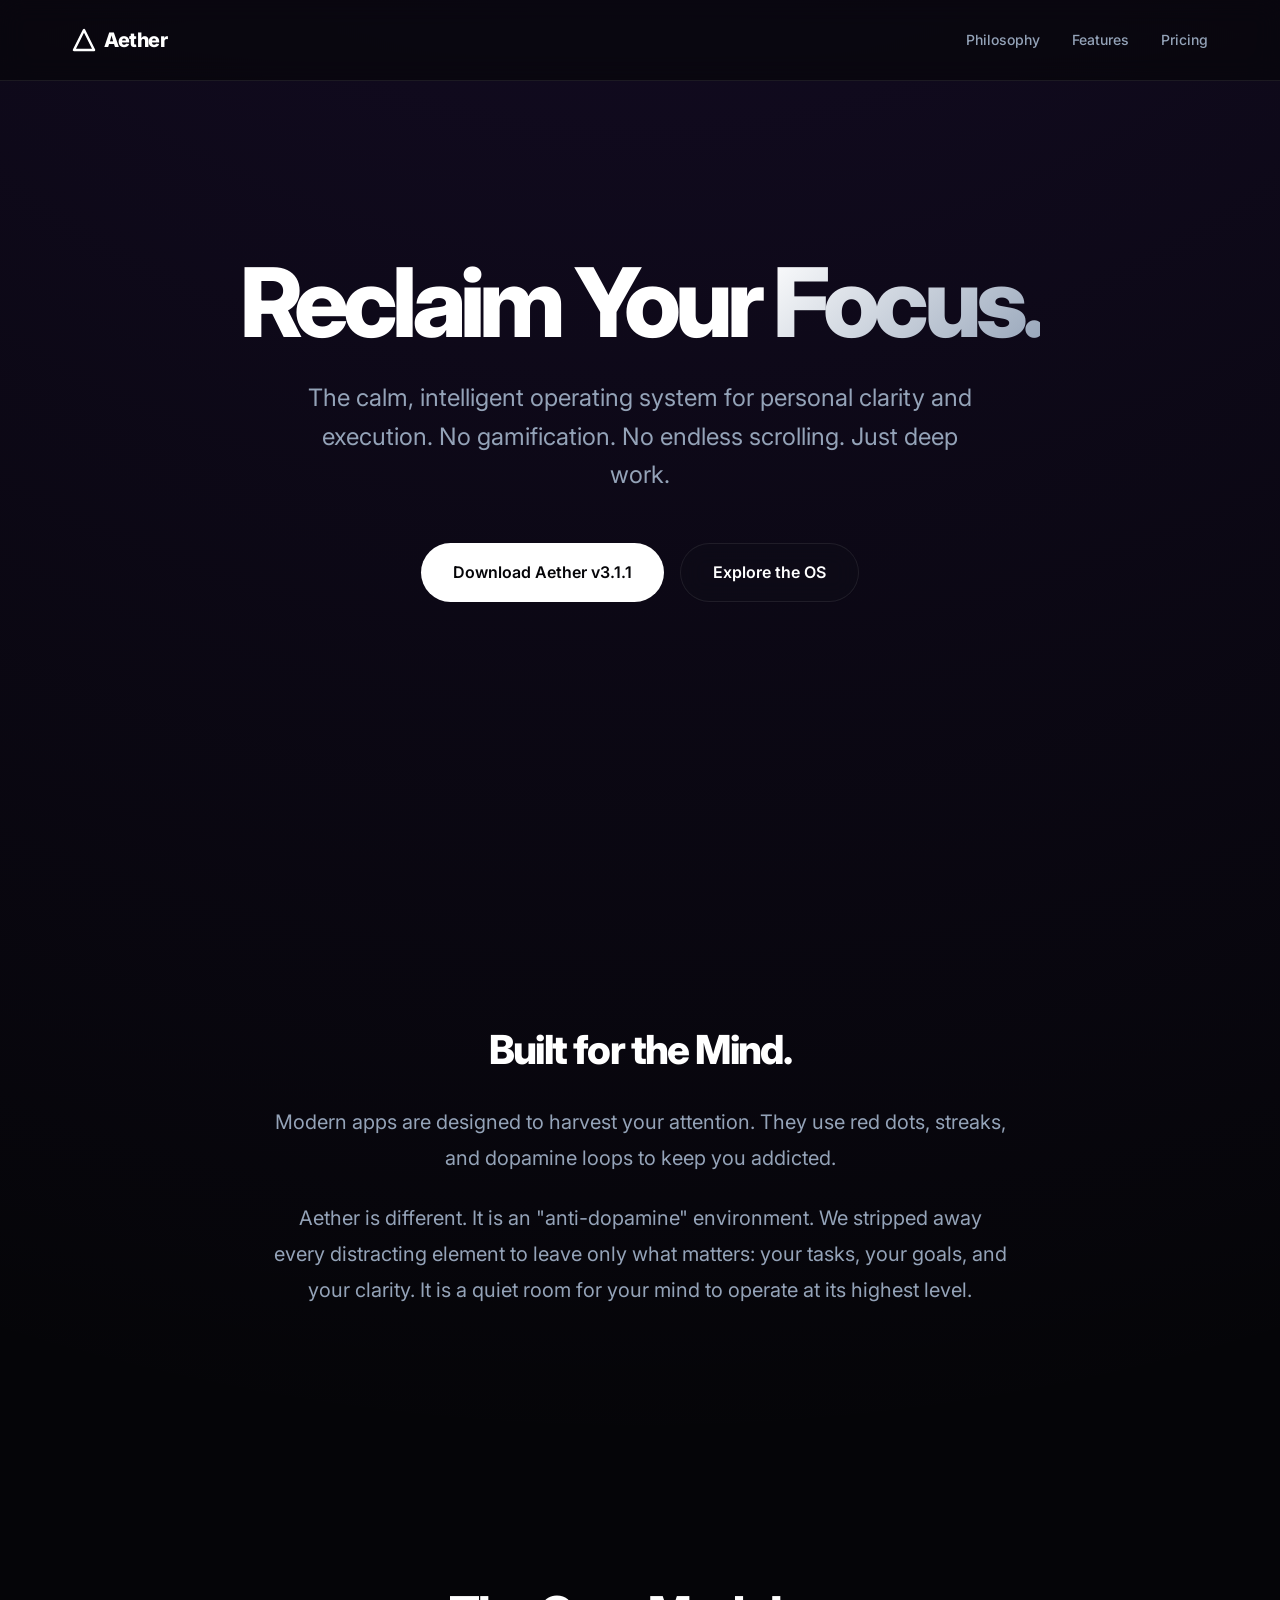
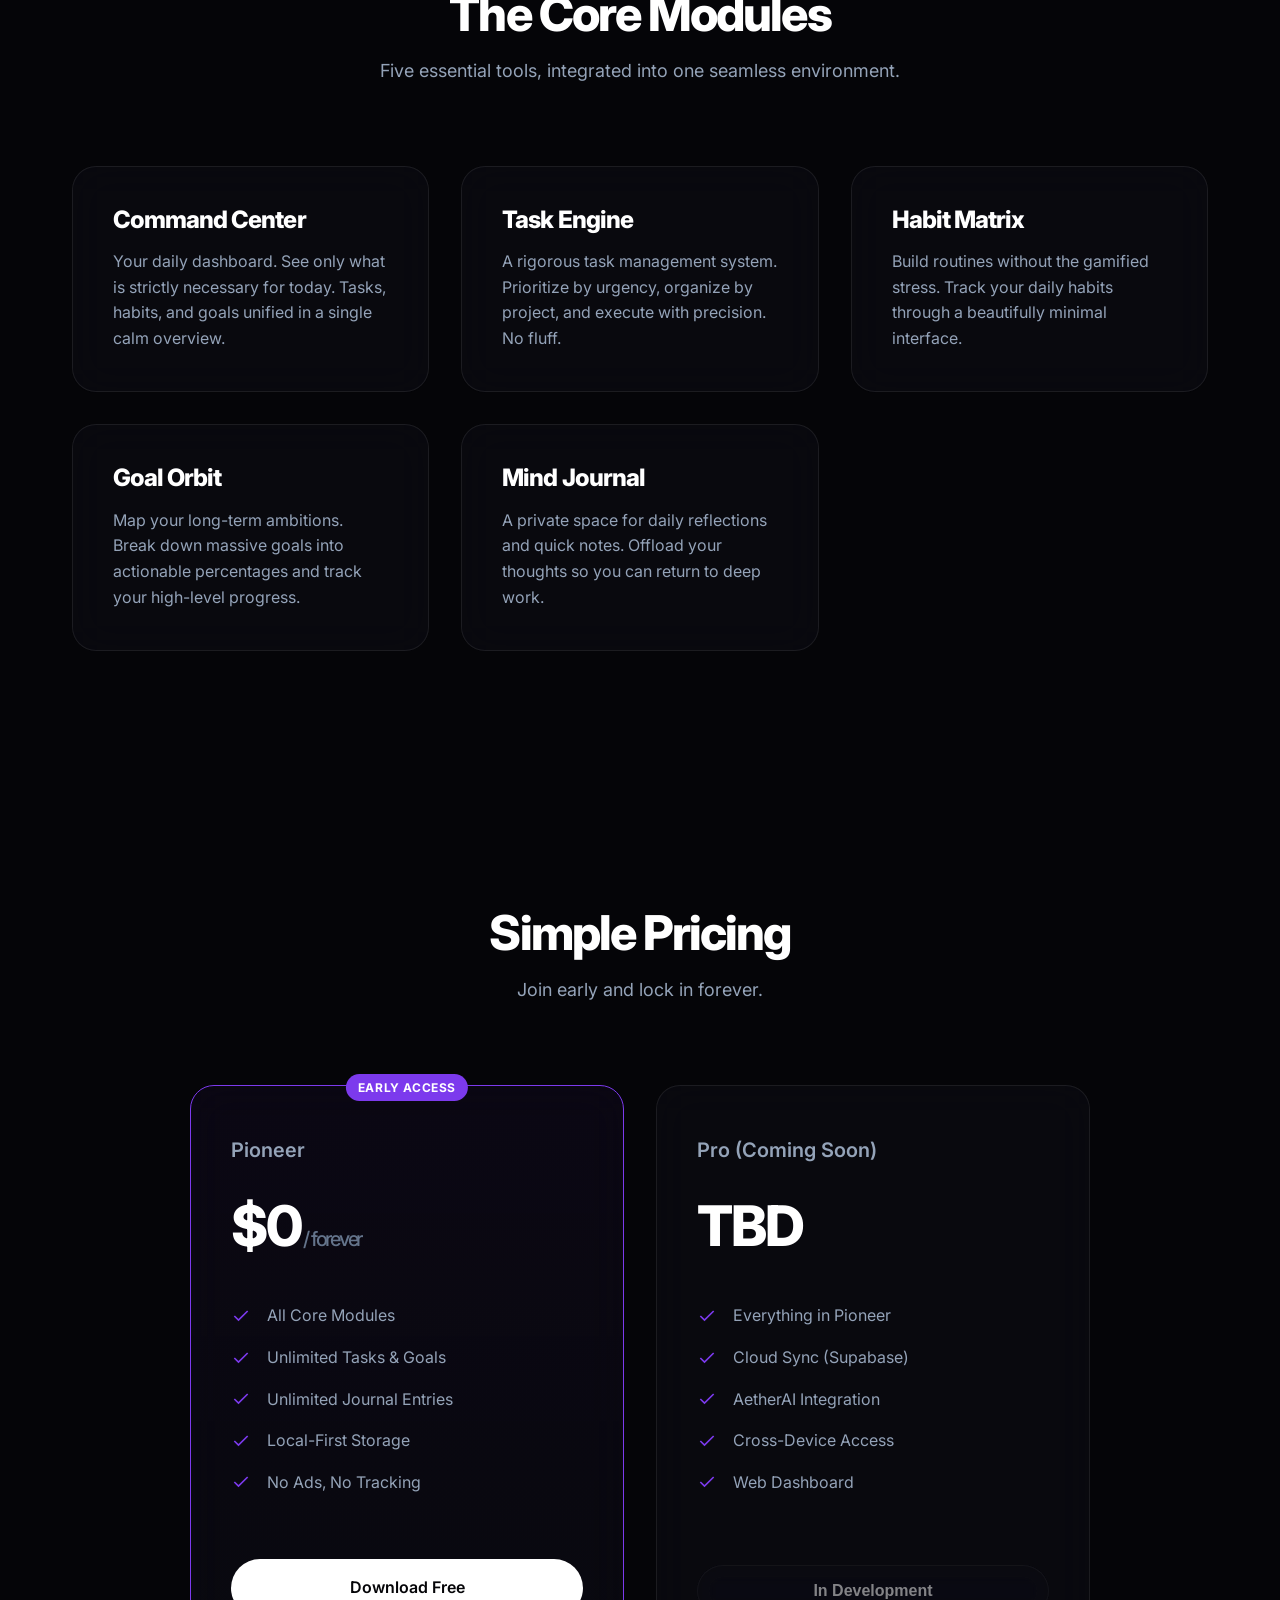
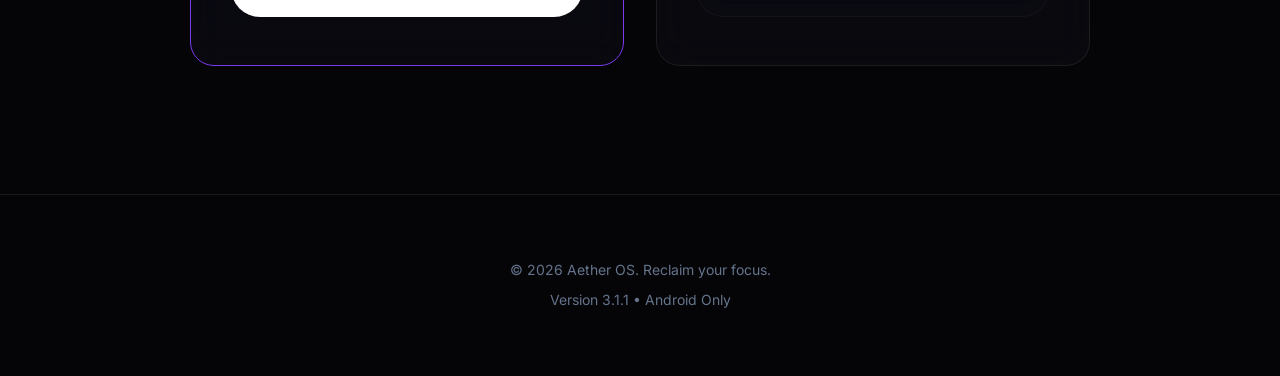
<file: index.html>
<!DOCTYPE html>
<html lang="en">
<head>
  <meta charset="UTF-8">
  <meta name="viewport" content="width=device-width, initial-scale=1.0">
  <title>Aether OS | The Anti-Dopamine Operating System</title>
  <link rel="stylesheet" href="styles.css">
  <meta name="description" content="A calm, intelligent operating system for personal clarity and execution. Reclaim your focus.">
</head>
<body>

  <!-- Navigation -->
  <nav>
    <div class="nav-content">
      <a href="#" class="logo">
        <svg width="24" height="24" viewBox="0 0 24 24" fill="none" stroke="currentColor" stroke-width="2.5" stroke-linecap="round" stroke-linejoin="round"><path d="M12 2L2 22h20L12 2z"/></svg>
        Aether
      </a>
      <div class="nav-links">
        <a href="#philosophy">Philosophy</a>
        <a href="#features">Features</a>
        <a href="#pricing">Pricing</a>
      </div>
    </div>
  </nav>

  <!-- Hero Section -->
  <section class="hero" id="home">
    <div class="container">
      <h1 class="reveal">Reclaim Your <span class="text-gradient">Focus.</span></h1>
      <p class="reveal" style="transition-delay: 100ms;">
        The calm, intelligent operating system for personal clarity and execution. No gamification. No endless scrolling. Just deep work.
      </p>
      <div class="hero-ctas reveal" style="transition-delay: 200ms;">
        <a href="Aether_v3.1.1.apk" download class="btn btn-primary">Download Aether v3.1.1</a>
        <a href="#features" class="btn btn-secondary">Explore the OS</a>
      </div>
    </div>
  </section>

  <!-- Philosophy Section -->
  <section id="philosophy" class="philosophy">
    <div class="container reveal">
      <h2>Built for the Mind.</h2>
      <p>
        Modern apps are designed to harvest your attention. They use red dots, streaks, and dopamine loops to keep you addicted.
      </p>
      <p>
        Aether is different. It is an "anti-dopamine" environment. We stripped away every distracting element to leave only what matters: your tasks, your goals, and your clarity. It is a quiet room for your mind to operate at its highest level.
      </p>
    </div>
  </section>

  <!-- Features Matrix -->
  <section id="features">
    <div class="container">
      <div class="section-header reveal">
        <h2>The Core Modules</h2>
        <p class="subtext">Five essential tools, integrated into one seamless environment.</p>
      </div>

      <div class="grid">
        <!-- Module 1 -->
        <div class="card reveal" style="transition-delay: 0ms;">
          <h3>Command Center</h3>
          <p>Your daily dashboard. See only what is strictly necessary for today. Tasks, habits, and goals unified in a single calm overview.</p>
        </div>
        
        <!-- Module 2 -->
        <div class="card reveal" style="transition-delay: 100ms;">
          <h3>Task Engine</h3>
          <p>A rigorous task management system. Prioritize by urgency, organize by project, and execute with precision. No fluff.</p>
        </div>

        <!-- Module 3 -->
        <div class="card reveal" style="transition-delay: 200ms;">
          <h3>Habit Matrix</h3>
          <p>Build routines without the gamified stress. Track your daily habits through a beautifully minimal interface.</p>
        </div>

        <!-- Module 4 -->
        <div class="card reveal" style="transition-delay: 300ms;">
          <h3>Goal Orbit</h3>
          <p>Map your long-term ambitions. Break down massive goals into actionable percentages and track your high-level progress.</p>
        </div>

        <!-- Module 5 -->
        <div class="card reveal" style="transition-delay: 400ms;">
          <h3>Mind Journal</h3>
          <p>A private space for daily reflections and quick notes. Offload your thoughts so you can return to deep work.</p>
        </div>
      </div>
    </div>
  </section>

  <!-- Pricing Section -->
  <section id="pricing">
    <div class="container">
      <div class="section-header reveal">
        <h2>Simple Pricing</h2>
        <p class="subtext">Join early and lock in forever.</p>
      </div>

      <div class="pricing-grid">
        <!-- Free Tier -->
        <div class="pricing-card featured reveal" style="transition-delay: 0ms;">
          <div class="badge">Early Access</div>
          <div class="price-title">Pioneer</div>
          <div class="price">$0<span> / forever</span></div>
          <ul class="features-list">
            <li><svg viewBox="0 0 24 24" fill="none" stroke="currentColor" stroke-width="2"><polyline points="20 6 9 17 4 12"/></svg> All Core Modules</li>
            <li><svg viewBox="0 0 24 24" fill="none" stroke="currentColor" stroke-width="2"><polyline points="20 6 9 17 4 12"/></svg> Unlimited Tasks & Goals</li>
            <li><svg viewBox="0 0 24 24" fill="none" stroke="currentColor" stroke-width="2"><polyline points="20 6 9 17 4 12"/></svg> Unlimited Journal Entries</li>
            <li><svg viewBox="0 0 24 24" fill="none" stroke="currentColor" stroke-width="2"><polyline points="20 6 9 17 4 12"/></svg> Local-First Storage</li>
            <li><svg viewBox="0 0 24 24" fill="none" stroke="currentColor" stroke-width="2"><polyline points="20 6 9 17 4 12"/></svg> No Ads, No Tracking</li>
          </ul>
          <a href="Aether_v3.1.1.apk" download class="btn btn-primary">Download Free</a>
        </div>

        <!-- Pro Tier -->
        <div class="pricing-card reveal" style="transition-delay: 150ms;">
          <div class="price-title">Pro (Coming Soon)</div>
          <div class="price">TBD</div>
          <ul class="features-list">
            <li><svg viewBox="0 0 24 24" fill="none" stroke="currentColor" stroke-width="2"><polyline points="20 6 9 17 4 12"/></svg> Everything in Pioneer</li>
            <li><svg viewBox="0 0 24 24" fill="none" stroke="currentColor" stroke-width="2"><polyline points="20 6 9 17 4 12"/></svg> Cloud Sync (Supabase)</li>
            <li><svg viewBox="0 0 24 24" fill="none" stroke="currentColor" stroke-width="2"><polyline points="20 6 9 17 4 12"/></svg> AetherAI Integration</li>
            <li><svg viewBox="0 0 24 24" fill="none" stroke="currentColor" stroke-width="2"><polyline points="20 6 9 17 4 12"/></svg> Cross-Device Access</li>
            <li><svg viewBox="0 0 24 24" fill="none" stroke="currentColor" stroke-width="2"><polyline points="20 6 9 17 4 12"/></svg> Web Dashboard</li>
          </ul>
          <button class="btn btn-secondary" disabled style="opacity: 0.5; cursor: not-allowed;">In Development</button>
        </div>
      </div>
    </div>
  </section>

  <!-- Footer -->
  <footer>
    <div class="container">
      <p>&copy; 2026 Aether OS. Reclaim your focus.</p>
      <p style="margin-top: 0.5rem; color: var(--t3);">Version 3.1.1 • Android Only</p>
    </div>
  </footer>

  <!-- Intersection Observer Script for Reveal Animations -->
  <script>
    function reveal() {
      var reveals = document.querySelectorAll(".reveal");
      for (var i = 0; i < reveals.length; i++) {
        var windowHeight = window.innerHeight;
        var elementTop = reveals[i].getBoundingClientRect().top;
        var elementVisible = 50;
        if (elementTop < windowHeight - elementVisible) {
          reveals[i].classList.add("active");
        }
      }
    }
    window.addEventListener("scroll", reveal);
    // Trigger once on load
    reveal();
    
    // Slight delay to ensure first paint happens before triggering initial animations
    setTimeout(reveal, 50);
  </script>
</body>
</html>
</file>
<file: styles.css>
@import url('https://fonts.googleapis.com/css2?family=Inter:wght@400;500;600;700;800&display=swap');

:root {
  --bg-core: #050508;
  --bg-card: rgba(15, 15, 26, 0.4);
  --bg-card-hover: rgba(20, 20, 35, 0.6);
  --pri: #7C3AED;
  --pri-glow: rgba(124, 58, 237, 0.4);
  --border: rgba(255, 255, 255, 0.08);
  --border-glow: rgba(255, 255, 255, 0.15);
  
  --t1: #ffffff;
  --t2: #94A3B8;
  --t3: #64748B;
}

* {
  box-sizing: border-box;
  margin: 0;
  padding: 0;
}

html {
  scroll-behavior: smooth;
  background-color: var(--bg-core);
}

body {
  font-family: 'Inter', -apple-system, sans-serif;
  color: var(--t1);
  line-height: 1.6;
  overflow-x: hidden;
  background: radial-gradient(circle at 50% -20%, rgba(124, 58, 237, 0.15) 0%, transparent 50%), var(--bg-core);
}

::selection {
  background: var(--pri);
  color: white;
}

/* ── Typography ── */
h1, h2, h3 {
  letter-spacing: -0.04em;
  line-height: 1.1;
  font-weight: 800;
}

.text-gradient {
  background: linear-gradient(135deg, #ffffff 0%, #94a3b8 100%);
  -webkit-background-clip: text;
  -webkit-text-fill-color: transparent;
}

.subtext {
  color: var(--t2);
  font-size: 1.125rem;
  font-weight: 400;
  max-width: 600px;
  margin: 0 auto;
}

/* ── Layout ── */
.container {
  max-width: 1200px;
  margin: 0 auto;
  padding: 0 2rem;
}

section {
  padding: 8rem 0;
  position: relative;
}

/* ── Nav ── */
nav {
  position: fixed;
  top: 0; left: 0; right: 0;
  padding: 1.5rem 0;
  z-index: 100;
  backdrop-filter: blur(12px);
  -webkit-backdrop-filter: blur(12px);
  border-bottom: 1px solid var(--border);
  background: rgba(5, 5, 8, 0.6);
}

.nav-content {
  display: flex;
  justify-content: space-between;
  align-items: center;
  max-width: 1200px;
  margin: 0 auto;
  padding: 0 2rem;
}

.logo {
  font-weight: 800;
  font-size: 1.25rem;
  letter-spacing: -0.02em;
  text-decoration: none;
  color: var(--t1);
  display: flex;
  align-items: center;
  gap: 0.5rem;
}

.nav-links {
  display: flex;
  gap: 2rem;
}

.nav-links a {
  color: var(--t2);
  text-decoration: none;
  font-size: 0.875rem;
  font-weight: 500;
  transition: color 0.2s;
}

.nav-links a:hover {
  color: var(--t1);
}

/* ── Hero ── */
.hero {
  min-height: 100vh;
  display: flex;
  align-items: center;
  justify-content: center;
  text-align: center;
  padding-top: 5rem;
}

.hero h1 {
  font-size: clamp(3rem, 8vw, 6rem);
  margin-bottom: 1.5rem;
  letter-spacing: -0.06em;
}

.hero p {
  font-size: clamp(1.125rem, 2vw, 1.5rem);
  margin-bottom: 3rem;
  color: var(--t2);
  max-width: 700px;
  margin-inline: auto;
}

/* ── Buttons ── */
.btn {
  display: inline-flex;
  align-items: center;
  justify-content: center;
  padding: 1rem 2rem;
  border-radius: 999px;
  font-weight: 600;
  font-size: 1rem;
  text-decoration: none;
  transition: all 0.2s cubic-bezier(0.16, 1, 0.3, 1);
  cursor: pointer;
  border: none;
}

.btn-primary {
  background: var(--t1);
  color: var(--bg-core);
  box-shadow: 0 0 0 0 rgba(255, 255, 255, 0.2);
}

.btn-primary:hover {
  transform: translateY(-2px);
  box-shadow: 0 8px 24px -4px rgba(255, 255, 255, 0.3);
}

.btn-secondary {
  background: var(--bg-card);
  color: var(--t1);
  border: 1px solid var(--border);
  backdrop-filter: blur(12px);
  -webkit-backdrop-filter: blur(12px);
}

.btn-secondary:hover {
  background: var(--bg-card-hover);
  border-color: var(--border-glow);
}

.hero-ctas {
  display: flex;
  gap: 1rem;
  justify-content: center;
}

/* ── Philosophy ── */
.philosophy {
  text-align: center;
  max-width: 800px;
  margin: 0 auto;
}

.philosophy h2 {
  font-size: 2.5rem;
  margin-bottom: 2rem;
}

.philosophy p {
  font-size: 1.25rem;
  color: var(--t2);
  line-height: 1.8;
  margin-bottom: 1.5rem;
}

/* ── Features Grid ── */
.section-header {
  text-align: center;
  margin-bottom: 5rem;
}

.section-header h2 {
  font-size: 3rem;
  margin-bottom: 1rem;
}

.grid {
  display: grid;
  grid-template-columns: repeat(auto-fit, minmax(300px, 1fr));
  gap: 2rem;
}

.card {
  background: var(--bg-card);
  border: 1px solid var(--border);
  border-radius: 24px;
  padding: 2.5rem;
  backdrop-filter: blur(20px);
  -webkit-backdrop-filter: blur(20px);
  transition: all 0.3s ease;
  position: relative;
  overflow: hidden;
}

.card::before {
  content: '';
  position: absolute;
  top: 0; left: 0; right: 0;
  height: 1px;
  background: linear-gradient(90deg, transparent, rgba(255,255,255,0.2), transparent);
  opacity: 0;
  transition: opacity 0.3s ease;
}

.card:hover {
  transform: translateY(-4px);
  background: var(--bg-card-hover);
  border-color: var(--border-glow);
}

.card:hover::before {
  opacity: 1;
}

.card h3 {
  font-size: 1.5rem;
  margin-bottom: 1rem;
  color: var(--t1);
}

.card p {
  color: var(--t2);
  font-size: 1rem;
  line-height: 1.6;
}

/* ── Pricing ── */
.pricing-grid {
  display: grid;
  grid-template-columns: repeat(auto-fit, minmax(300px, 1fr));
  gap: 2rem;
  max-width: 900px;
  margin: 0 auto;
}

.pricing-card {
  background: var(--bg-card);
  border: 1px solid var(--border);
  border-radius: 24px;
  padding: 3rem 2.5rem;
  backdrop-filter: blur(20px);
  -webkit-backdrop-filter: blur(20px);
  display: flex;
  flex-direction: column;
}

.pricing-card.featured {
  border-color: var(--pri);
  background: linear-gradient(180deg, rgba(124,58,237,0.05) 0%, rgba(15,15,26,0.4) 100%);
  position: relative;
}

.badge {
  position: absolute;
  top: -12px;
  left: 50%;
  transform: translateX(-50%);
  background: var(--pri);
  color: white;
  padding: 4px 12px;
  border-radius: 999px;
  font-size: 0.75rem;
  font-weight: 700;
  letter-spacing: 0.05em;
  text-transform: uppercase;
}

.price-title {
  font-size: 1.25rem;
  font-weight: 600;
  color: var(--t2);
  margin-bottom: 1rem;
}

.price {
  font-size: 3.5rem;
  font-weight: 800;
  color: var(--t1);
  letter-spacing: -0.04em;
  margin-bottom: 2rem;
}

.price span {
  font-size: 1.25rem;
  color: var(--t3);
  font-weight: 500;
}

.features-list {
  list-style: none;
  margin-bottom: 3rem;
  flex: 1;
}

.features-list li {
  display: flex;
  align-items: center;
  gap: 1rem;
  color: var(--t2);
  margin-bottom: 1rem;
}

.features-list svg {
  width: 20px;
  height: 20px;
  color: var(--pri);
  flex-shrink: 0;
}

/* ── Footer ── */
footer {
  border-top: 1px solid var(--border);
  padding: 4rem 0;
  text-align: center;
  color: var(--t3);
  font-size: 0.875rem;
}

/* ── Animations ── */
.reveal {
  opacity: 0;
  transform: translateY(30px);
  transition: all 0.8s cubic-bezier(0.16, 1, 0.3, 1);
}

.reveal.active {
  opacity: 1;
  transform: translateY(0);
}

@media (max-width: 768px) {
  .hero h1 { font-size: 3rem; }
  .hero-ctas { flex-direction: column; }
  .nav-links { display: none; }
}
</file>
